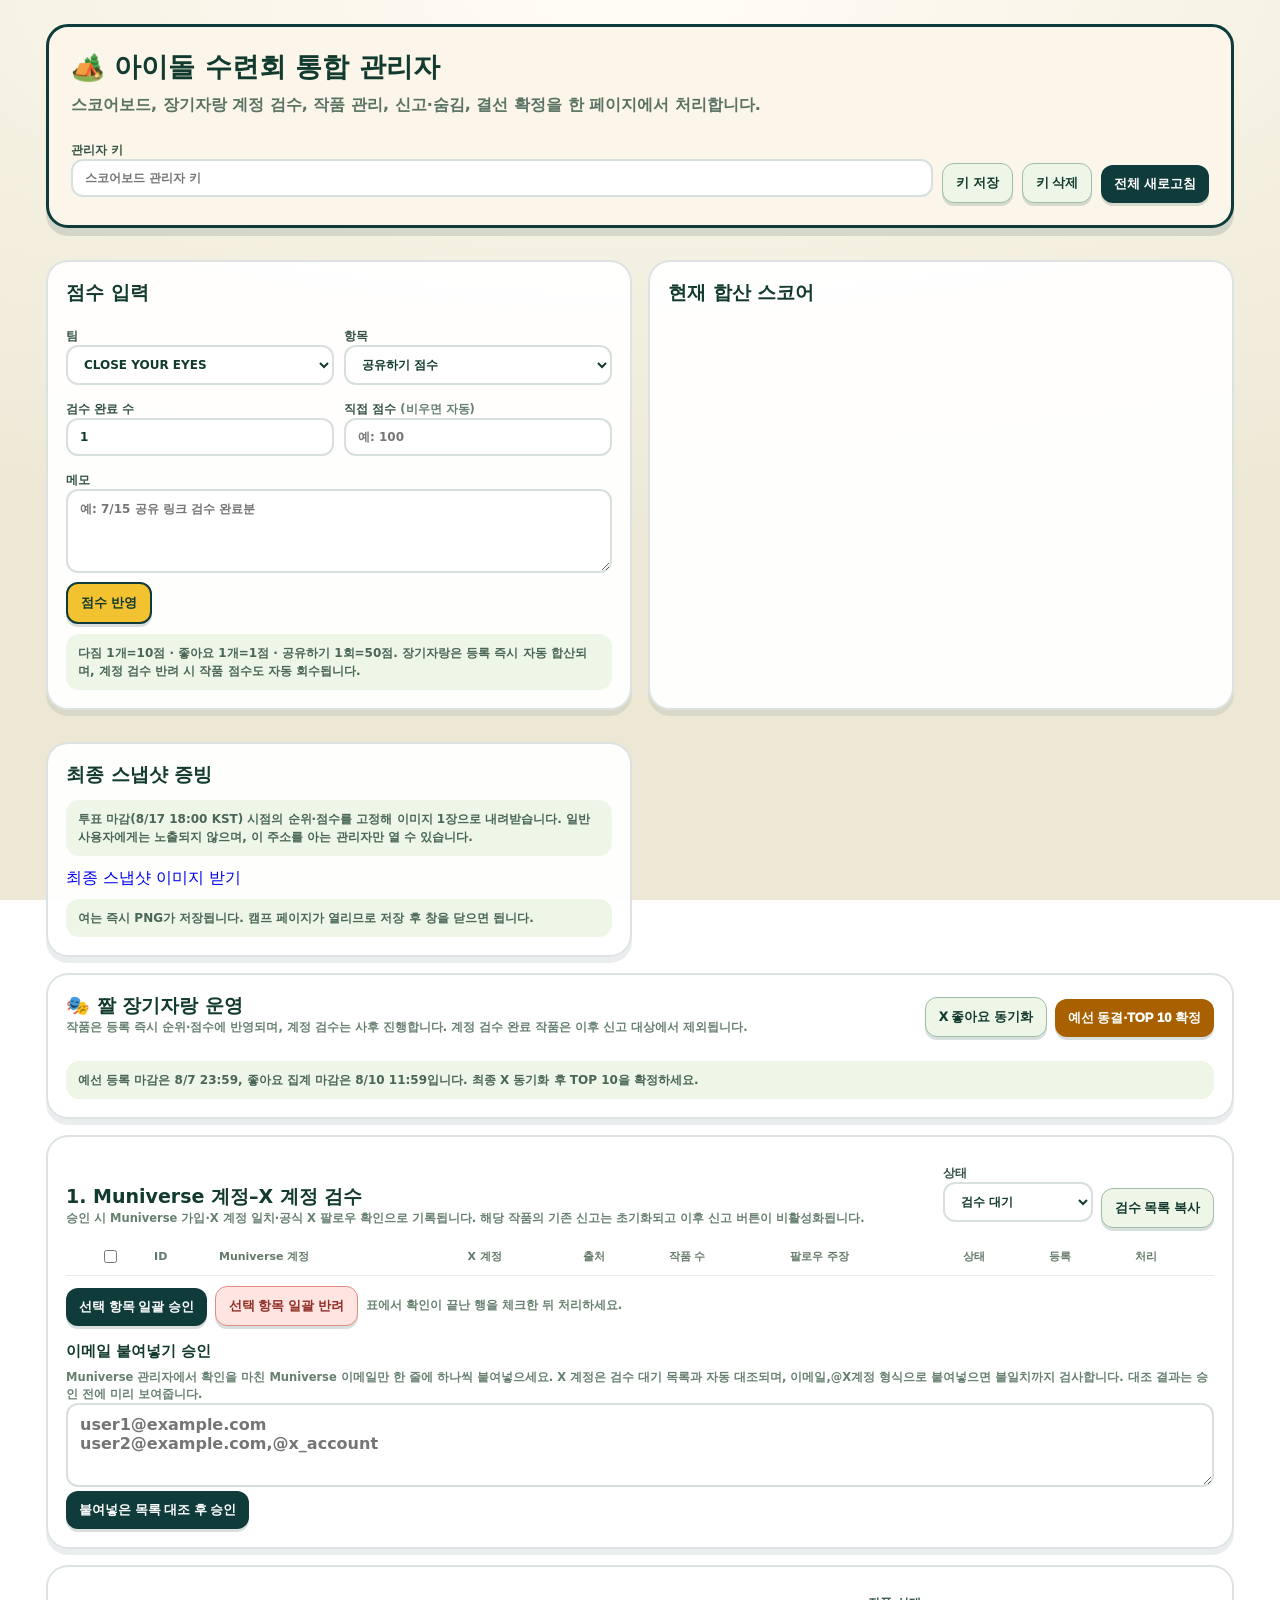
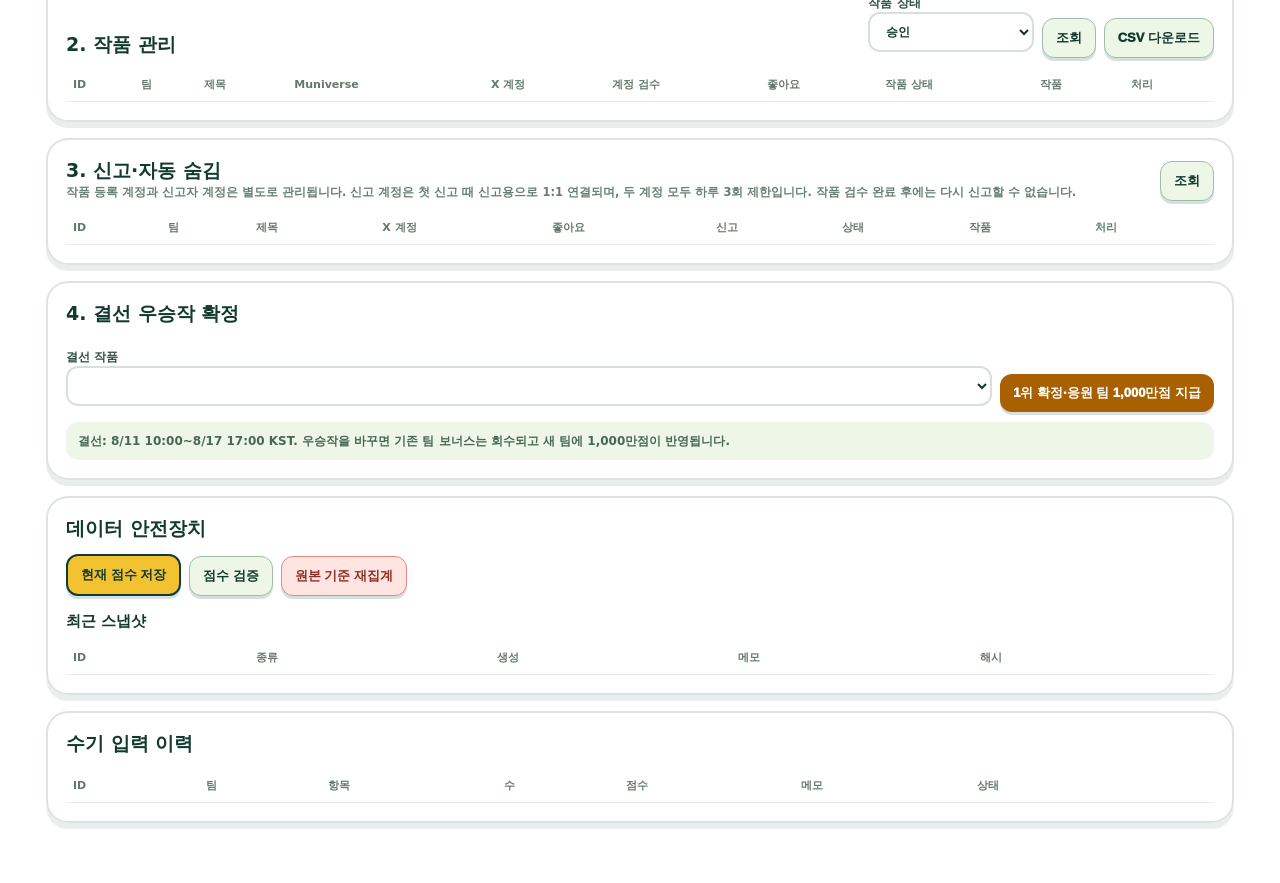
<file: score_admin_7f4a2c.html>
<!doctype html>
<html lang="ko">
<head>
<meta charset="utf-8">
<meta name="viewport" content="width=device-width,initial-scale=1">
<title>아이돌 수련회 통합 관리자</title>
<script src="./config.js"></script>
<style>
:root{--green:#0F3B3A;--mint:#7FE7C4;--yellow:#F2C230;--paper:#FBF6E9;--bg:#EAF5E0;--red:#A52B3D;--shadow:0 8px 0 rgba(15,59,58,.14)}
*{box-sizing:border-box}body{margin:0;font-family:Pretendard,system-ui,-apple-system,"Segoe UI",sans-serif;background:linear-gradient(180deg,#9BC163,#EAF5E0);color:#123A2E}.wrap{max-width:1220px;margin:0 auto;padding:24px 16px 60px}.hero,.card{background:rgba(255,255,255,.94);border:2px solid rgba(15,59,58,.14);border-radius:22px;padding:18px;box-shadow:0 6px 0 rgba(15,59,58,.09)}.hero{background:var(--paper);border:3px solid var(--green);padding:22px;box-shadow:var(--shadow);margin-bottom:16px}.hero h1{margin:0;font-size:27px;font-weight:950}.hero p{margin:8px 0 0;color:#597263;font-weight:800;line-height:1.5}.keybar{display:grid;grid-template-columns:minmax(220px,1fr) auto auto auto;gap:9px;align-items:end;margin-top:15px}.grid{display:grid;grid-template-columns:1fr 1fr;gap:16px}.card{margin-top:16px}h2{font-size:19px;margin:0 0 12px}h3{font-size:15px;margin:16px 0 8px}label{display:block;font-size:12px;font-weight:900;margin:10px 0 6px;color:#345246}input,select,textarea{width:100%;border:2px solid rgba(15,59,58,.16);border-radius:12px;padding:10px 12px;font:inherit;font-weight:750;color:#123A2E;background:#fff}textarea{min-height:84px;resize:vertical}.row{display:grid;grid-template-columns:1fr 1fr;gap:10px}.toolbar,.actions{display:flex;gap:8px;align-items:flex-end;flex-wrap:wrap}.toolbar>*{min-width:150px}.toolbar button,.actions button{min-width:0}button{border:0;border-radius:12px;padding:10px 13px;font-weight:950;font-size:13px;cursor:pointer;box-shadow:0 3px 0 rgba(15,59,58,.16);background:var(--green);color:#fff}button.primary{background:var(--yellow);color:#123A2E;border:2px solid var(--green)}button.ghost{background:#EEF7E7;color:#123A2E;border:1.5px solid #9FBCA8}button.warn{background:#A86000}button.danger{background:#FFE5E1;color:#8F2E26;border:1.5px solid #E08A80}button:disabled{opacity:.4;cursor:default}.notice{padding:10px 12px;border-radius:13px;background:#EEF7E7;color:#496656;font-size:12px;font-weight:800;line-height:1.5;margin-top:10px}.summary{display:grid;grid-template-columns:repeat(6,minmax(100px,1fr));gap:8px}.stat{border-radius:13px;background:#F4F8EA;padding:12px}.stat span{font-size:11px;font-weight:850;color:#668070}.stat b{display:block;font-size:22px;margin-top:3px}.score-list{display:flex;flex-direction:column;gap:9px}.score-row{display:grid;grid-template-columns:42px 1fr auto;gap:9px;align-items:center;background:#F8F4E8;border:1px solid rgba(15,59,58,.12);border-radius:15px;padding:10px}.rank{width:34px;height:34px;border-radius:11px;background:var(--yellow);border:2px solid var(--green);display:grid;place-items:center;font-weight:950}.team{font-weight:950}.meta,.muted{font-size:11.5px;color:#668070;font-weight:800;line-height:1.5}.total{font-size:20px;font-weight:950}.table-wrap{overflow:auto;margin-top:10px;max-height:540px}table{width:100%;border-collapse:collapse;font-size:12px;min-width:850px}th,td{padding:9px 7px;border-bottom:1px solid rgba(15,59,58,.1);text-align:left;vertical-align:middle}th{font-size:11px;color:#647969;position:sticky;top:0;background:#fff;z-index:1}.pill{display:inline-flex;border-radius:999px;padding:4px 7px;background:#EAF3DE;font-weight:900;font-size:10.5px}.pending{background:#FFF7D5}.verified{background:#DDF7E8}.rejected,.hidden{background:#FFE3E3}.finalist{background:#FFF8D5}.table-actions{display:flex;gap:5px;flex-wrap:wrap}.table-actions button{padding:6px 8px;font-size:10.5px}.toast{position:fixed;left:50%;bottom:18px;transform:translateX(-50%);background:#0F3B3A;color:#fff;padding:11px 16px;border-radius:999px;font-weight:900;display:none;z-index:20}.toast.show{display:block}@media(max-width:840px){.grid{grid-template-columns:1fr}.summary{grid-template-columns:repeat(3,1fr)}.keybar{grid-template-columns:1fr 1fr}.keybar>label{grid-column:1/-1}}@media(max-width:560px){.summary{grid-template-columns:repeat(2,1fr)}.row,.keybar{grid-template-columns:1fr}.keybar>label{grid-column:auto}.wrap{padding:14px 10px 50px}}
</style>
</head>
<body><div class="wrap">
  <section class="hero">
    <h1>🏕️ 아이돌 수련회 통합 관리자</h1>
    <p>스코어보드, 장기자랑 계정 검수, 작품 관리, 신고·숨김, 결선 확정을 한 페이지에서 처리합니다.</p>
    <div class="keybar">
      <label>관리자 키<input id="adminKey" type="password" autocomplete="current-password" placeholder="스코어보드 관리자 키"></label>
      <button class="ghost" id="saveKeyBtn">키 저장</button><button class="ghost" id="clearKeyBtn">키 삭제</button><button id="refreshBtn">전체 새로고침</button>
    </div>
  </section>

  <div class="grid">
    <section class="card">
      <h2>점수 입력</h2>
      <div class="row"><label>팀<select id="team"><option value="closeyoureyes">CLOSE YOUR EYES</option><option value="flareu">FLARE U</option><option value="idntt">idntt</option><option value="ahof">AHOF</option></select></label><label>항목<select id="category"><option value="share">공유하기 점수</option><option value="meme">짤 장기자랑 보정</option><option value="worldcup">명장면 월드컵</option><option value="bonus">보정 점수</option><option value="penalty">차감 점수</option></select></label></div>
      <div class="row"><label>검수 완료 수<input id="count" type="number" value="1" min="0" step="1"></label><label>직접 점수 <span class="muted">(비우면 자동)</span><input id="pointDelta" type="number" placeholder="예: 100"></label></div>
      <label>메모<textarea id="memo" placeholder="예: 7/15 공유 링크 검수 완료분"></textarea></label>
      <div class="actions"><button class="primary" id="addBtn">점수 반영</button></div>
      <div class="notice">다짐 1개=10점 · 좋아요 1개=1점 · 공유하기 1회=50점. 장기자랑은 등록 즉시 자동 합산되며, 계정 검수 반려 시 작품 점수도 자동 회수됩니다.</div>
    </section>
    <section class="card"><h2>현재 합산 스코어</h2><div id="scoreList" class="score-list"></div></section>
    <section class="card">
      <h2>최종 스냅샷 증빙</h2>
      <div class="notice">투표 마감(8/17 18:00 KST) 시점의 순위·점수를 고정해 이미지 1장으로 내려받습니다.
        일반 사용자에게는 노출되지 않으며, 이 주소를 아는 관리자만 열 수 있습니다.</div>
      <div class="actions" style="margin-top:12px">
        <a class="primary" id="proofBtn" href="./?scoreproof=sf-7f4a2c-2026"
           style="display:inline-flex;align-items:center;justify-content:center;text-decoration:none">최종 스냅샷 이미지 받기</a>
      </div>
      <div class="notice" style="margin-top:10px">여는 즉시 PNG가 저장됩니다. 캠프 페이지가 열리므로 저장 후 창을 닫으면 됩니다.</div>
    </section>
  </div>

  <section class="card" id="talentAdmin">
    <div class="toolbar"><div style="flex:1"><h2 style="margin:0">🎭 짤 장기자랑 운영</h2><div class="muted">작품은 등록 즉시 순위·점수에 반영되며, 계정 검수는 사후 진행합니다. 계정 검수 완료 작품은 이후 신고 대상에서 제외됩니다.</div></div><button class="ghost" id="syncXBtn">X 좋아요 동기화</button><button class="warn" id="freezeBtn">예선 동결·TOP 10 확정</button></div>
    <div class="summary" id="memeSummary" style="margin-top:14px"></div>
    <div class="notice">예선 등록 마감은 8/7 23:59, 좋아요 집계 마감은 8/10 11:59입니다. 최종 X 동기화 후 TOP 10을 확정하세요.</div>
  </section>

  <section class="card">
    <div class="toolbar"><div style="flex:1"><h2 style="margin:0">1. Muniverse 계정–X 계정 검수</h2><div class="muted">승인 시 Muniverse 가입·X 계정 일치·공식 X 팔로우 확인으로 기록됩니다. 해당 작품의 기존 신고는 초기화되고 이후 신고 버튼이 비활성화됩니다.</div></div><label>상태<select id="identityStatus"><option value="pending">검수 대기</option><option value="verified">승인</option><option value="rejected">반려</option><option value="">전체</option></select></label><button class="ghost" id="copyIdentityBtn">검수 목록 복사</button></div>
    <div class="table-wrap"><table><thead><tr><th><input type="checkbox" id="identAll" title="전체 선택"></th><th>ID</th><th>Muniverse 계정</th><th>X 계정</th><th>출처</th><th>작품 수</th><th>팔로우 주장</th><th>상태</th><th>등록</th><th>처리</th></tr></thead><tbody id="identityBody"></tbody></table></div>
    <div class="actions" style="margin-top:10px"><button id="pickVerifyBtn">선택 항목 일괄 승인</button><button class="danger" id="pickRejectBtn">선택 항목 일괄 반려</button><span class="muted" style="align-self:center">표에서 확인이 끝난 행을 체크한 뒤 처리하세요.</span></div>
    <h3>이메일 붙여넣기 승인</h3>
    <div class="muted">Muniverse 관리자에서 확인을 마친 <b>Muniverse 이메일만</b> 한 줄에 하나씩 붙여넣으세요. X 계정은 검수 대기 목록과 자동 대조되며, <b>이메일,@X계정</b> 형식으로 붙여넣으면 불일치까지 검사합니다. 대조 결과는 승인 전에 미리 보여줍니다.</div>
    <textarea id="bulkIdentity" placeholder="user1@example.com&#10;user2@example.com,@x_account"></textarea>
    <div class="actions"><button id="bulkVerifyBtn">붙여넣은 목록 대조 후 승인</button></div>
  </section>

  <section class="card">
    <div class="toolbar"><div style="flex:1"><h2 style="margin:0">2. 작품 관리</h2></div><label>작품 상태<select id="entryStatus"><option value="">전체</option><option value="approved" selected>승인</option><option value="hidden">숨김</option><option value="rejected">반려</option><option value="unavailable">삭제·비공개</option><option value="removed">운영 삭제</option></select></label><button class="ghost" id="loadEntriesBtn">조회</button><button class="ghost" id="exportCsvBtn">CSV 다운로드</button></div>
    <div class="table-wrap"><table><thead><tr><th>ID</th><th>팀</th><th>제목</th><th>Muniverse</th><th>X 계정</th><th>계정 검수</th><th>좋아요</th><th>작품 상태</th><th>작품</th><th>처리</th></tr></thead><tbody id="entryBody"></tbody></table></div>
  </section>

  <section class="card">
    <div class="toolbar"><div style="flex:1"><h2 style="margin:0">3. 신고·자동 숨김</h2><div class="muted">작품 등록 계정과 신고자 계정은 별도로 관리됩니다. 신고 계정은 첫 신고 때 신고용으로 1:1 연결되며, 두 계정 모두 하루 3회 제한입니다. 작품 검수 완료 후에는 다시 신고할 수 없습니다.</div></div><button class="ghost" id="loadReportsBtn">조회</button></div>
    <div class="table-wrap"><table><thead><tr><th>ID</th><th>팀</th><th>제목</th><th>X 계정</th><th>좋아요</th><th>신고</th><th>상태</th><th>작품</th><th>처리</th></tr></thead><tbody id="reportBody"></tbody></table></div>
  </section>

  <section class="card">
    <h2>4. 결선 우승작 확정</h2>
    <div class="toolbar"><label style="flex:1">결선 작품<select id="winner"></select></label><button class="warn" id="winnerBtn">1위 확정·응원 팀 1,000만점 지급</button></div>
    <div class="notice">결선: 8/11 10:00~8/17 17:00 KST. 우승작을 바꾸면 기존 팀 보너스는 회수되고 새 팀에 1,000만점이 반영됩니다.</div>
  </section>

  <section class="card">
    <h2>데이터 안전장치</h2><div class="actions"><button class="primary" id="snapshotBtn">현재 점수 저장</button><button class="ghost" id="verifyBtn">점수 검증</button><button class="danger" id="recalcBtn">원본 기준 재집계</button></div><div id="verifyResult" class="notice" style="display:none"></div>
    <h3>최근 스냅샷</h3><div class="table-wrap" style="max-height:260px"><table><thead><tr><th>ID</th><th>종류</th><th>생성</th><th>메모</th><th>해시</th></tr></thead><tbody id="snapshotBody"></tbody></table></div>
  </section>
  <section class="card"><h2>수기 입력 이력</h2><div class="table-wrap" style="max-height:330px"><table><thead><tr><th>ID</th><th>팀</th><th>항목</th><th>수</th><th>점수</th><th>메모</th><th>상태</th><th></th></tr></thead><tbody id="logBody"></tbody></table></div></section>
</div><div class="toast" id="toast"></div>

<script>
const CONFIG=window.MUNIVERSE_CONFIG||{},S={url:CONFIG.supabaseUrl||"",key:CONFIG.supabaseAnonKey||""};
const TEAMS={closeyoureyes:"CLOSE YOUR EYES",flareu:"FLARE U",idntt:"idntt",ahof:"AHOF"};
const CAT={share:"공유하기",meme:"짤 장기자랑",worldcup:"명장면 월드컵",bonus:"보정",penalty:"차감"};
const $=s=>document.querySelector(s);const esc=v=>String(v??"").replace(/[&<>"']/g,c=>({"&":"&amp;","<":"&lt;",">":"&gt;",'"':"&quot;","'":"&#39;"}[c]));
function toast(msg){const el=$("#toast");el.textContent=msg;el.classList.add("show");clearTimeout(el._t);el._t=setTimeout(()=>el.classList.remove("show"),1900)}
function adminKey(){return $("#adminKey").value.trim()}function headers(){return{"Content-Type":"application/json",apikey:S.key,Authorization:`Bearer ${S.key}`}}
async function rpc(name,body){if(!S.url||!S.key)throw new Error("config.js의 Supabase 연결값을 확인하세요.");const r=await fetch(`${S.url}/rest/v1/rpc/${name}`,{method:"POST",headers:headers(),body:JSON.stringify(body)}),t=await r.text();let d;try{d=t?JSON.parse(t):null}catch{d=t}if(!r.ok)throw new Error(d?.message||t||"요청 실패");return d}
async function loadScores(){const r=await fetch(`${S.url}/rest/v1/scoreboard_public?select=*&order=rank.asc`,{headers:headers()}),rows=await r.json();$("#scoreList").innerHTML=(rows||[]).map(x=>`<div class="score-row"><div class="rank">${x.rank}</div><div><div class="team">${TEAMS[x.team_id]||x.team_id}</div><div class="meta">다짐 ${Number(x.pledge_score||0).toLocaleString()} · 좋아요 ${Number(x.like_score||0).toLocaleString()} · 공유 ${Number(x.share_score||0).toLocaleString()} · 장기자랑 ${Number(x.meme_score||0).toLocaleString()}</div></div><div class="total">${Number(x.total_score||0).toLocaleString()}</div></div>`).join("")||`<div class="muted">점수가 없습니다.</div>`}
async function loadLogs(){const rows=await rpc("scoreboard_admin_list",{p_admin_key:adminKey(),p_limit:100});$("#logBody").innerHTML=(rows||[]).map(r=>`<tr><td>${r.id}</td><td>${TEAMS[r.team_id]||r.team_id}</td><td>${CAT[r.category]||r.category}</td><td>${r.count}</td><td><b>${Number(r.point_delta||0).toLocaleString()}</b></td><td>${esc(r.memo||"")}</td><td>${r.is_active?"반영":"취소"}</td><td>${r.is_active?`<button class="danger" data-void="${r.id}">취소</button>`:""}</td></tr>`).join("");document.querySelectorAll("[data-void]").forEach(b=>b.onclick=async()=>{if(!confirm("이 입력분을 취소할까요?"))return;await rpc("scoreboard_admin_void",{p_admin_key:adminKey(),p_entry_id:Number(b.dataset.void),p_voided_by:"admin"});toast("취소 완료");refreshAll()})}
async function loadSnapshots(){const rows=await rpc("scoreboard_admin_snapshot_list",{p_admin_key:adminKey(),p_limit:20});$("#snapshotBody").innerHTML=(rows||[]).map(r=>`<tr><td>${r.id}</td><td>${esc(r.snapshot_type)}</td><td>${new Date(r.created_at).toLocaleString("ko-KR")}</td><td>${esc(r.memo||"")}</td><td class="muted">${esc(String(r.total_hash||"").slice(0,12))}…</td></tr>`).join("")||`<tr><td colspan="5">스냅샷이 없습니다.</td></tr>`}
async function loadMemeSummary(){const d=await rpc("meme_admin_summary",{p_admin_key:adminKey()}),items=[["계정 검수 대기",d.identity_pending],["승인 작품",d.approved],["반려",d.rejected],["숨김",d.hidden],["비공개",d.unavailable],["결선",d.finalists]];$("#memeSummary").innerHTML=items.map(i=>`<div class="stat"><span>${i[0]}</span><b>${Number(i[1]||0).toLocaleString()}</b></div>`).join("")}
let identityRows=[];
async function loadIdentities(){identityRows=await rpc("meme_admin_identity_list",{p_admin_key:adminKey(),p_status:$("#identityStatus").value||null,p_limit:500})||[];$("#identityBody").innerHTML=identityRows.map(r=>`<tr><td>${r.status==="pending"?`<input type="checkbox" class="identPick" value="${r.id}">`:""}</td><td>${r.id}</td><td><b>${esc(r.muniverse_account)}</b></td><td><a href="https://x.com/${esc(String(r.x_username).replace(/^@/,""))}" target="_blank" rel="noopener">@${esc(String(r.x_username).replace(/^@/,""))}</a></td><td>${esc(r.source)}</td><td>${r.entry_count}</td><td>${r.follows_claimed?"예":"아니오"}</td><td><span class="pill ${esc(r.status)}">${esc(r.status)}</span></td><td>${new Date(r.created_at).toLocaleString("ko-KR")}</td><td><div class="table-actions">${r.status==="pending"?`<button data-ident="verify" data-id="${r.id}">승인</button><button class="danger" data-ident="reject" data-id="${r.id}">반려</button>`:""}</div></td></tr>`).join("")||`<tr><td colspan="10" class="muted">대상이 없습니다.</td></tr>`;document.querySelectorAll("[data-ident]").forEach(b=>b.onclick=()=>setIdentity(Number(b.dataset.id),b.dataset.ident));const ia=$("#identAll");if(ia){ia.checked=false;ia.onclick=()=>document.querySelectorAll(".identPick").forEach(c=>c.checked=ia.checked)}}
async function setIdentity(id,action){let note="";if(action==="verify"){if(!confirm("Muniverse 계정 존재와 공식 X 팔로우를 모두 확인했습니까?"))return}else{note=prompt("반려 사유")||"";if(!note)return}await rpc("meme_admin_identity_set",{p_admin_key:adminKey(),p_binding_id:id,p_action:action,p_follow_verified:action==="verify",p_note:note,p_admin_name:"admin"});toast(action==="verify"?"계정 승인 완료":"계정 반려 완료");await refreshTalent()}
async function loadEntries(){const rows=await rpc("meme_admin_list",{p_admin_key:adminKey(),p_status:$("#entryStatus").value||null,p_limit:500});$("#entryBody").innerHTML=(rows||[]).map(r=>`<tr class="${r.is_finalist?"finalist":""}"><td>${r.id}${r.finalist_rank?`<br>결선 ${r.finalist_rank}위`:""}</td><td><span class="pill">${TEAMS[r.team_id]||r.team_id}</span></td><td><b>${esc(r.title)}</b></td><td>${esc(r.muniverse_account||"-")}</td><td><a href="${esc(r.x_profile_url)}" target="_blank" rel="noopener">@${esc(r.x_username)}</a></td><td><span class="pill ${esc(r.identity_status)}">${esc(r.identity_status)}</span></td><td>${Number(r.like_count||0).toLocaleString()}</td><td><span class="pill ${esc(r.status)}">${esc(r.status)}</span></td><td><a href="${esc(r.post_url)}" target="_blank" rel="noopener">X에서 보기</a></td><td><div class="table-actions">${r.status!=="approved"?`<button data-entry="approve" data-id="${r.id}">열기</button>`:""}<button class="ghost" data-entry="reject" data-id="${r.id}">반려</button><button class="danger" data-entry="remove" data-id="${r.id}">삭제</button></div></td></tr>`).join("")||`<tr><td colspan="10" class="muted">작품이 없습니다.</td></tr>`;document.querySelectorAll("[data-entry]").forEach(b=>b.onclick=()=>moderateEntry(Number(b.dataset.id),b.dataset.entry));await loadFinalists(rows||[])}
async function moderateEntry(id,action){const note=action==="approve"?"":prompt(action==="reject"?"반려 사유":"삭제 사유")||"";if(action!=="approve"&&!note)return;if(!confirm(`${id}번 작품을 처리할까요?`))return;await rpc("meme_admin_moderate",{p_admin_key:adminKey(),p_entry_id:id,p_action:action,p_note:note,p_admin_name:"admin"});toast("작품 처리 완료");refreshTalent()}
async function loadReports(){const rows=await rpc("meme_admin_reports",{p_admin_key:adminKey(),p_limit:500});$("#reportBody").innerHTML=(rows||[]).map(r=>`<tr class="${r.status==="hidden"?"finalist":""}"><td>${r.id}</td><td>${TEAMS[r.team_id]||r.team_id}</td><td><b>${esc(r.title)}</b></td><td>@${esc(r.x_username)}</td><td>${Number(r.like_count||0).toLocaleString()}</td><td><b>${r.report_count}</b></td><td><span class="pill ${esc(r.status)}">${esc(r.status)}</span></td><td><a href="${esc(r.post_url)}" target="_blank" rel="noopener">X에서 보기</a></td><td><div class="table-actions"><button data-report="restore" data-id="${r.id}">복구</button><button class="danger" data-report="remove" data-id="${r.id}">삭제</button></div></td></tr>`).join("")||`<tr><td colspan="9" class="muted">신고 작품이 없습니다.</td></tr>`;document.querySelectorAll("[data-report]").forEach(b=>b.onclick=()=>reportAction(Number(b.dataset.id),b.dataset.report))}
async function reportAction(id,action){if(action==="restore"){if(!confirm("신고를 초기화하고 다시 열까요?"))return;await rpc("meme_admin_restore",{p_admin_key:adminKey(),p_entry_id:id,p_clear:true})}else{const note=prompt("삭제 사유")||"";if(!note)return;await rpc("meme_admin_moderate",{p_admin_key:adminKey(),p_entry_id:id,p_action:"remove",p_note:note,p_admin_name:"admin"})}toast("처리 완료");refreshTalent()}
async function loadFinalists(rows){let source=rows;if(!source||!source.some(r=>r.is_finalist))source=await rpc("meme_admin_list",{p_admin_key:adminKey(),p_status:"approved",p_limit:500});const f=(source||[]).filter(r=>r.is_finalist).sort((a,b)=>a.finalist_rank-b.finalist_rank);$("#winner").innerHTML=f.map(r=>`<option value="${r.id}">${r.finalist_rank}위 · ${TEAMS[r.team_id]} · ${esc(r.title)}</option>`).join("")||`<option value="">TOP 10 확정 후 표시</option>`}
async function refreshTalent(){await Promise.all([loadMemeSummary(),loadIdentities(),loadEntries(),loadReports()]);await loadScores()}
async function refreshAll(){await loadScores();if(adminKey()){await Promise.all([loadLogs(),loadSnapshots(),refreshTalent()])}}
$("#saveKeyBtn").onclick=()=>{localStorage.setItem("idolcamp_score_admin_key",adminKey());toast("관리자 키 저장 완료")};$("#clearKeyBtn").onclick=()=>{localStorage.removeItem("idolcamp_score_admin_key");$("#adminKey").value="";toast("키 삭제 완료")};$("#refreshBtn").onclick=()=>refreshAll().catch(e=>alert(e.message));
$("#addBtn").onclick=async()=>{const raw=$("#pointDelta").value.trim();await rpc("scoreboard_admin_add",{p_admin_key:adminKey(),p_team_id:$("#team").value,p_category:$("#category").value,p_count:Number($("#count").value||0),p_point_delta:raw===""?null:Number(raw),p_memo:$("#memo").value.trim(),p_created_by:"admin"});$("#memo").value="";$("#pointDelta").value="";toast("점수 반영 완료");refreshAll()};
$("#identityStatus").onchange=()=>loadIdentities().catch(e=>alert(e.message));$("#entryStatus").onchange=()=>loadEntries().catch(e=>alert(e.message));$("#loadEntriesBtn").onclick=()=>loadEntries().catch(e=>alert(e.message));$("#loadReportsBtn").onclick=()=>loadReports().catch(e=>alert(e.message));
$("#copyIdentityBtn").onclick=async()=>{const text=identityRows.map(r=>`${r.muniverse_account},@${String(r.x_username).replace(/^@/,"")}`).join("\n");if(!text)return toast("복사할 목록이 없습니다.");await navigator.clipboard.writeText(text);toast("검수 목록 복사 완료")};
$("#bulkVerifyBtn").onclick=async()=>{try{
  const lines=$("#bulkIdentity").value.split(/\r?\n/).map(x=>x.trim()).filter(Boolean);
  if(!lines.length)return alert("승인할 이메일 목록을 붙여넣으세요.");
  if(!identityRows.length)await loadIdentities();
  const pendingByEmail=new Map(identityRows.filter(r=>r.status==="pending").map(r=>[String(r.muniverse_account).trim().toLowerCase(),r]));
  const pairs=[],skipped=[];
  for(const line of lines){
    const parts=line.split(/[\t,|;]+/).map(x=>x.trim()).filter(Boolean);
    const row=pendingByEmail.get((parts[0]||"").toLowerCase());
    if(!row){skipped.push(line+"  ← 검수 대기 목록에 없음");continue;}
    const rowX=String(row.x_username).replace(/^@/,"").toLowerCase();
    const givenX=(parts[1]||"").replace(/^@/,"").toLowerCase();
    if(givenX&&givenX!==rowX){skipped.push(line+"  ← X 계정 불일치(등록값 @"+rowX+")");continue;}
    pairs.push({muniverse_account:row.muniverse_account,x_username:String(row.x_username).replace(/^@/,"")});
  }
  if(!pairs.length)return alert("승인 가능한 항목이 없습니다.\n\n"+skipped.slice(0,10).join("\n"));
  let msg=`대조 완료: ${pairs.length}건 승인 대상.\nMuniverse 가입과 공식 X 팔로우를 모두 확인했습니까?`;
  if(skipped.length)msg+=`\n\n제외 ${skipped.length}건:\n`+skipped.slice(0,10).join("\n")+(skipped.length>10?"\n…":"");
  if(!confirm(msg))return;
  const d=await rpc("meme_admin_bulk_verify_identities",{p_admin_key:adminKey(),p_pairs:pairs,p_admin_name:"admin"});
  toast(`${d.verified||0}개 승인 완료`);$("#bulkIdentity").value="";refreshTalent();
}catch(e){alert(e.message)}};
function pickedIdentityRows(){const ids=[...document.querySelectorAll(".identPick:checked")].map(c=>Number(c.value));return identityRows.filter(r=>ids.includes(r.id))}
$("#pickVerifyBtn").onclick=async()=>{try{
  const rows=pickedIdentityRows();if(!rows.length)return alert("체크된 항목이 없습니다.");
  if(!confirm(`선택한 ${rows.length}개 조합의 Muniverse 가입과 공식 X 팔로우를 모두 확인했습니까?`))return;
  const pairs=rows.map(r=>({muniverse_account:r.muniverse_account,x_username:String(r.x_username).replace(/^@/,"")}));
  const d=await rpc("meme_admin_bulk_verify_identities",{p_admin_key:adminKey(),p_pairs:pairs,p_admin_name:"admin"});
  toast(`${d.verified||0}개 승인 완료`);refreshTalent();
}catch(e){alert(e.message)}};
$("#pickRejectBtn").onclick=async()=>{try{
  const rows=pickedIdentityRows();if(!rows.length)return alert("체크된 항목이 없습니다.");
  const note=prompt(`선택한 ${rows.length}개 항목의 일괄 반려 사유`)||"";if(!note)return;
  for(const r of rows){await rpc("meme_admin_identity_set",{p_admin_key:adminKey(),p_binding_id:r.id,p_action:"reject",p_follow_verified:false,p_note:note,p_admin_name:"admin"})}
  toast(`${rows.length}개 반려 완료`);refreshTalent();
}catch(e){alert(e.message)}};
$("#exportCsvBtn").onclick=async()=>{try{
  const rows=await rpc("meme_admin_export",{p_admin_key:adminKey()});
  if(!rows||!rows.length)return alert("내려받을 작품이 없습니다.");
  const kst=v=>v?new Date(v).toLocaleString("sv-SE",{timeZone:"Asia/Seoul"}):"";
  const q=v=>{const x=String(v??"");return /[",\n\r]/.test(x)?'"'+x.replace(/"/g,'""')+'"':x};
  const head=["ID","팀","작품 제목","Muniverse 계정","X 계정","X 프로필 주소","게시물 주소","게시물 업로드(KST)","등록 시간(KST)","계정 검수","작품 상태","좋아요","리포스트","신고 수","결선 진출","결선 순위"];
  const lines=[head.join(",")].concat(rows.map(r=>[
    r.id, TEAMS[r.team_id]||r.team_id||"", r.title,
    r.muniverse_account, "@"+String(r.x_username||"").replace(/^@/,""),
    r.x_profile_url, r.post_url,
    kst(r.post_created_at), kst(r.submitted_at),
    r.identity_status, r.status,
    r.like_count||0, r.repost_count||0, r.report_count||0,
    r.is_finalist?"Y":"", r.finalist_rank||""
  ].map(q).join(",")));
  const blob=new Blob(["\uFEFF"+lines.join("\r\n")],{type:"text/csv;charset=utf-8"});
  const a=document.createElement("a");a.href=URL.createObjectURL(blob);
  const d=new Date(),p2=n=>String(n).padStart(2,"0");
  a.download=`idolcamp_meme_entries_${d.getFullYear()}${p2(d.getMonth()+1)}${p2(d.getDate())}_${p2(d.getHours())}${p2(d.getMinutes())}.csv`;
  document.body.appendChild(a);a.click();a.remove();URL.revokeObjectURL(a.href);
  toast(`${rows.length}건 CSV 다운로드 완료`);
}catch(e){alert(e.message)}};
$("#syncXBtn").onclick=async()=>{const r=await fetch(`${S.url}/functions/v1/sync-x-likes`,{method:"POST",headers:{...headers(),"x-admin-key":adminKey()},body:"{}"}),d=await r.json();if(!r.ok)throw new Error(d.message||d.code||"동기화 실패");toast(d.skipped?(d.reason==="too_soon"?"최근 동기화 후 10분이 지나지 않았습니다.":"예선 동결 상태"):`X 좋아요 ${Number(d.updated||0).toLocaleString()}건 동기화 완료`);refreshTalent()};
$("#freezeBtn").onclick=async()=>{try{
  let msg="최종 X 좋아요를 동결하고 TOP 10을 확정할까요?\n\n동결 시점에 [계정 검수 완료 + 작품 승인]을 모두 충족하지 못한 작품은 최종 산정에서 자동 제외되며 점수가 회수됩니다.";
  try{const sum=await rpc("meme_admin_summary",{p_admin_key:adminKey()});
    if(Number(sum?.identity_pending||0)>0)msg+=`\n\n⚠ 검수 대기 계정 ${sum.identity_pending}건이 남아 있습니다. 해당 작품들은 전부 제외됩니다. 계속하려면 먼저 검수를 끝내는 것을 권장합니다.`;
  }catch(_){}
  if(!confirm(msg))return;
  const d=await rpc("meme_admin_freeze",{p_admin_key:adminKey(),p_admin_name:"admin"});
  toast(`TOP 10 확정 완료 · 결선 ${d.finalists||0}작 · 미검수 제외 ${d.excluded_unverified||0}건`);
  refreshTalent();
}catch(e){alert(e.message)}};
$("#winnerBtn").onclick=async()=>{const id=Number($("#winner").value);if(!id)return alert("결선 작품을 선택하세요.");if(!confirm("이 작품을 1위로 확정하고 응원 팀에 1,000만점을 반영할까요?"))return;const d=await rpc("meme_admin_set_winner",{p_admin_key:adminKey(),p_entry_id:id,p_admin_name:"admin"});toast(`${TEAMS[d.team_id]} 1,000만점 반영 완료`);refreshAll()};
$("#snapshotBtn").onclick=async()=>{await rpc("scoreboard_admin_snapshot",{p_admin_key:adminKey(),p_memo:"관리자 수동 저장",p_created_by:"admin"});toast("스냅샷 저장 완료");loadSnapshots()};
$("#verifyBtn").onclick=async()=>{const d=await rpc("scoreboard_admin_verify",{p_admin_key:adminKey(),p_created_by:"admin"}),bad=(d.rows||[]).filter(r=>!r.matches),el=$("#verifyResult");el.style.display="block";el.innerHTML=d.ok?`정상입니다. 캐시와 원본 점수가 일치합니다.`:`불일치: `+bad.map(r=>`${esc(r.team_name)} 현재 ${r.cache_total_score} / 원본 ${r.expected_total_score}`).join("<br>");loadSnapshots()};
$("#recalcBtn").onclick=async()=>{if(!confirm("원본 데이터 기준으로 재집계할까요?"))return;await rpc("scoreboard_admin_recalculate",{p_admin_key:adminKey(),p_created_by:"admin",p_memo:"관리자 원본 기준 재집계"});toast("재집계 완료");refreshAll()};
$("#adminKey").value=localStorage.getItem("idolcamp_score_admin_key")||"";refreshAll().catch(e=>console.warn(e));window.addEventListener("unhandledrejection",e=>alert(e.reason?.message||"요청 실패"));
</script></body></html>
</file>
